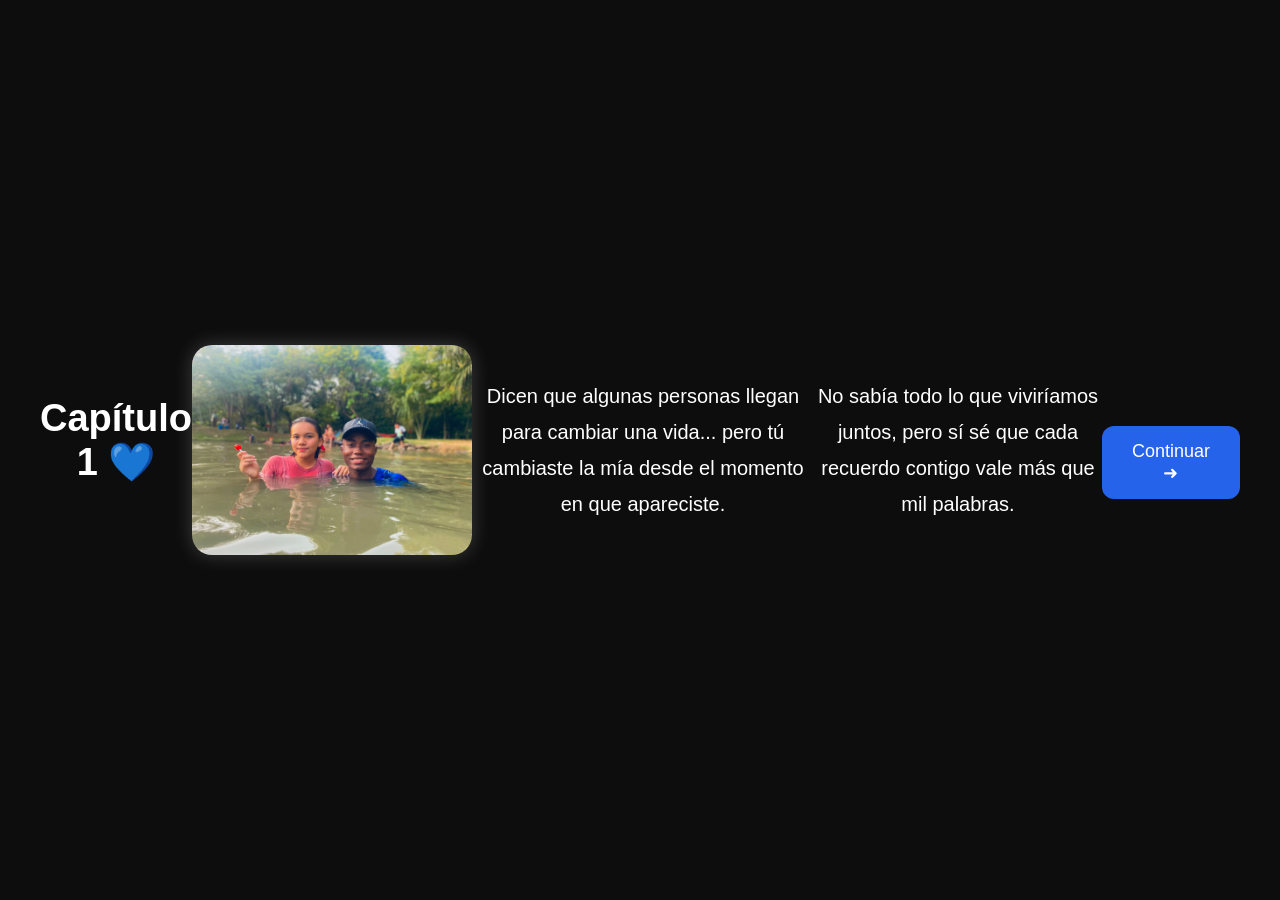
<file: capitulo1.html>
<!DOCTYPE html>
<html lang="es">
<head>
<meta charset="UTF-8">
<meta name="viewport" content="width=device-width, initial-scale=1.0">
<title>Capítulo 1</title>

<link rel="stylesheet" href="style.css">

<style>
body{
    background:#0d0d0d;
    color:white;
    font-family:Arial, sans-serif;
    text-align:center;
    padding:40px;
}

img{
    width:280px;
    border-radius:20px;
    margin:20px 0;
    box-shadow:0 0 20px rgba(255,255,255,.2);
}

button{
    padding:15px 30px;
    font-size:18px;
    border:none;
    border-radius:12px;
    cursor:pointer;
}
</style>

</head>
<body>

<h1>Capítulo 1 💙</h1>

<img src="imagenes/foto1.jpg" alt="Nosotros">

<p>
Dicen que algunas personas llegan para cambiar una vida...
pero tú cambiaste la mía desde el momento en que apareciste.
</p>

<p>
No sabía todo lo que viviríamos juntos,
pero sí sé que cada recuerdo contigo
vale más que mil palabras.
</p>

<button onclick="window.location.href='capitulo2.html'">
Continuar ➜
</button>

</body>
</html>
</file>
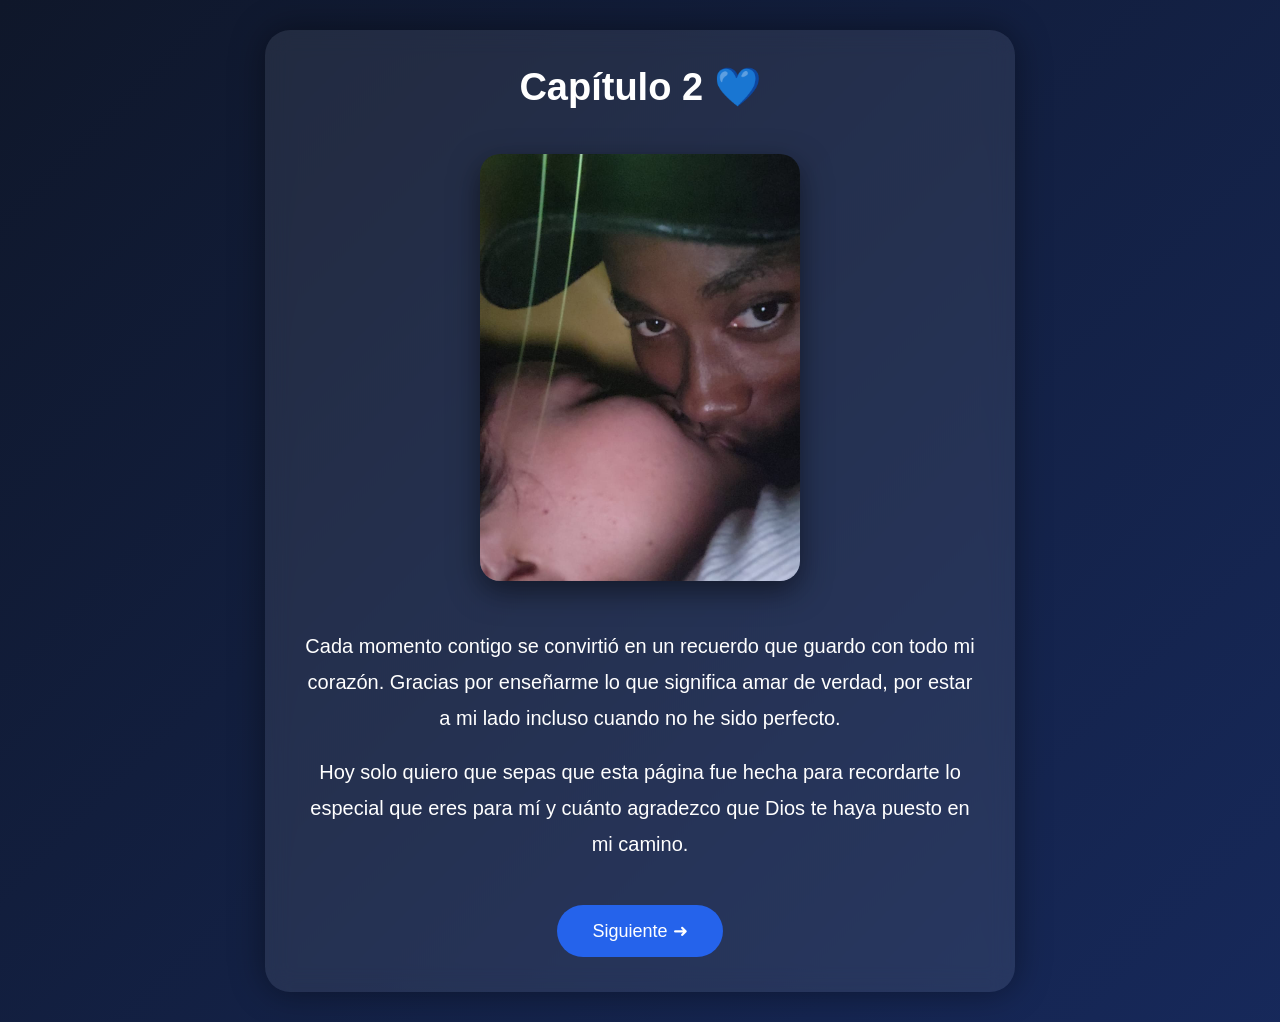
<file: capitulo2.html>
<!DOCTYPE html>
<html lang="es">
<head>
<meta charset="UTF-8">
<meta name="viewport" content="width=device-width, initial-scale=1.0">
<title>Capítulo 2</title>

<link rel="stylesheet" href="style.css">
</head>

<body>

<div class="carta">

<h1>Capítulo 2 💙</h1>

<img src="imagenes/foto2.jpg" width="300">

<p>
Cada momento contigo se convirtió en un recuerdo que guardo con todo mi corazón.
Gracias por enseñarme lo que significa amar de verdad, por estar a mi lado incluso cuando no he sido perfecto.
</p>

<p>
Hoy solo quiero que sepas que esta página fue hecha para recordarte lo especial que eres para mí y cuánto agradezco que Dios te haya puesto en mi camino.
</p>

<button onclick="window.location.href='capitulo3.html'">
Siguiente ➜
</button>

</div>

</body>
</html>
</file>
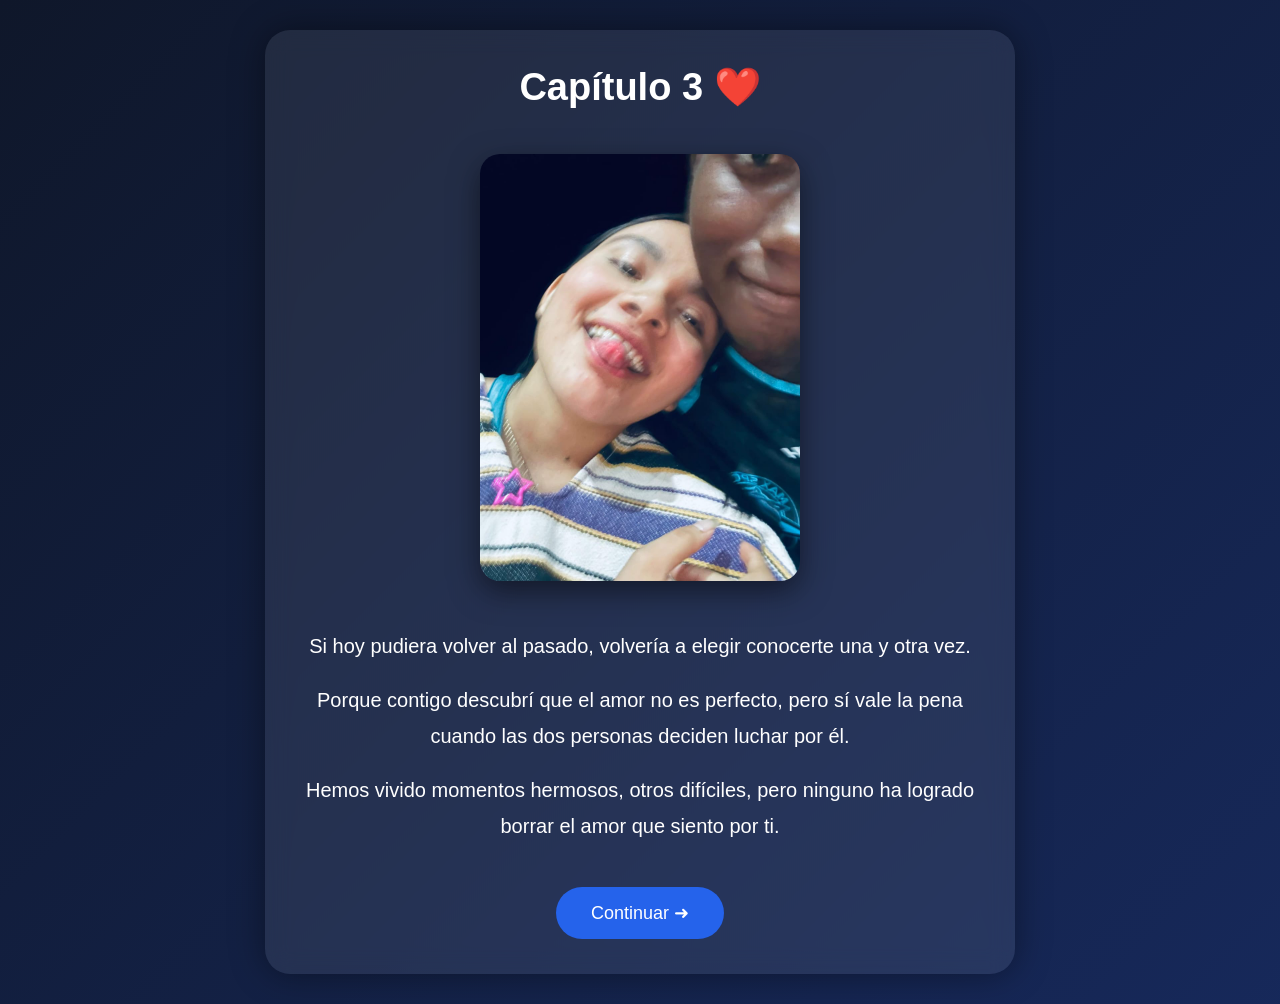
<file: capitulo3.html>
<!DOCTYPE html>
<html lang="es">
<head>
<meta charset="UTF-8">
<meta name="viewport" content="width=device-width, initial-scale=1.0">
<title>Capítulo 3</title>

<link rel="stylesheet" href="style.css">
</head>

<body>

<div class="carta">

<h1>Capítulo 3 ❤️</h1>

<img src="imagenes/foto3.jpg" width="300">

<p>
Si hoy pudiera volver al pasado, volvería a elegir conocerte una y otra vez.
</p>

<p>
Porque contigo descubrí que el amor no es perfecto, pero sí vale la pena cuando las dos personas deciden luchar por él.
</p>

<p>
Hemos vivido momentos hermosos, otros difíciles, pero ninguno ha logrado borrar el amor que siento por ti.
</p>

<button onclick="window.location.href='capitulo4.html'">
Continuar ➜
</button>

</div>

</body>
</html>
</file>
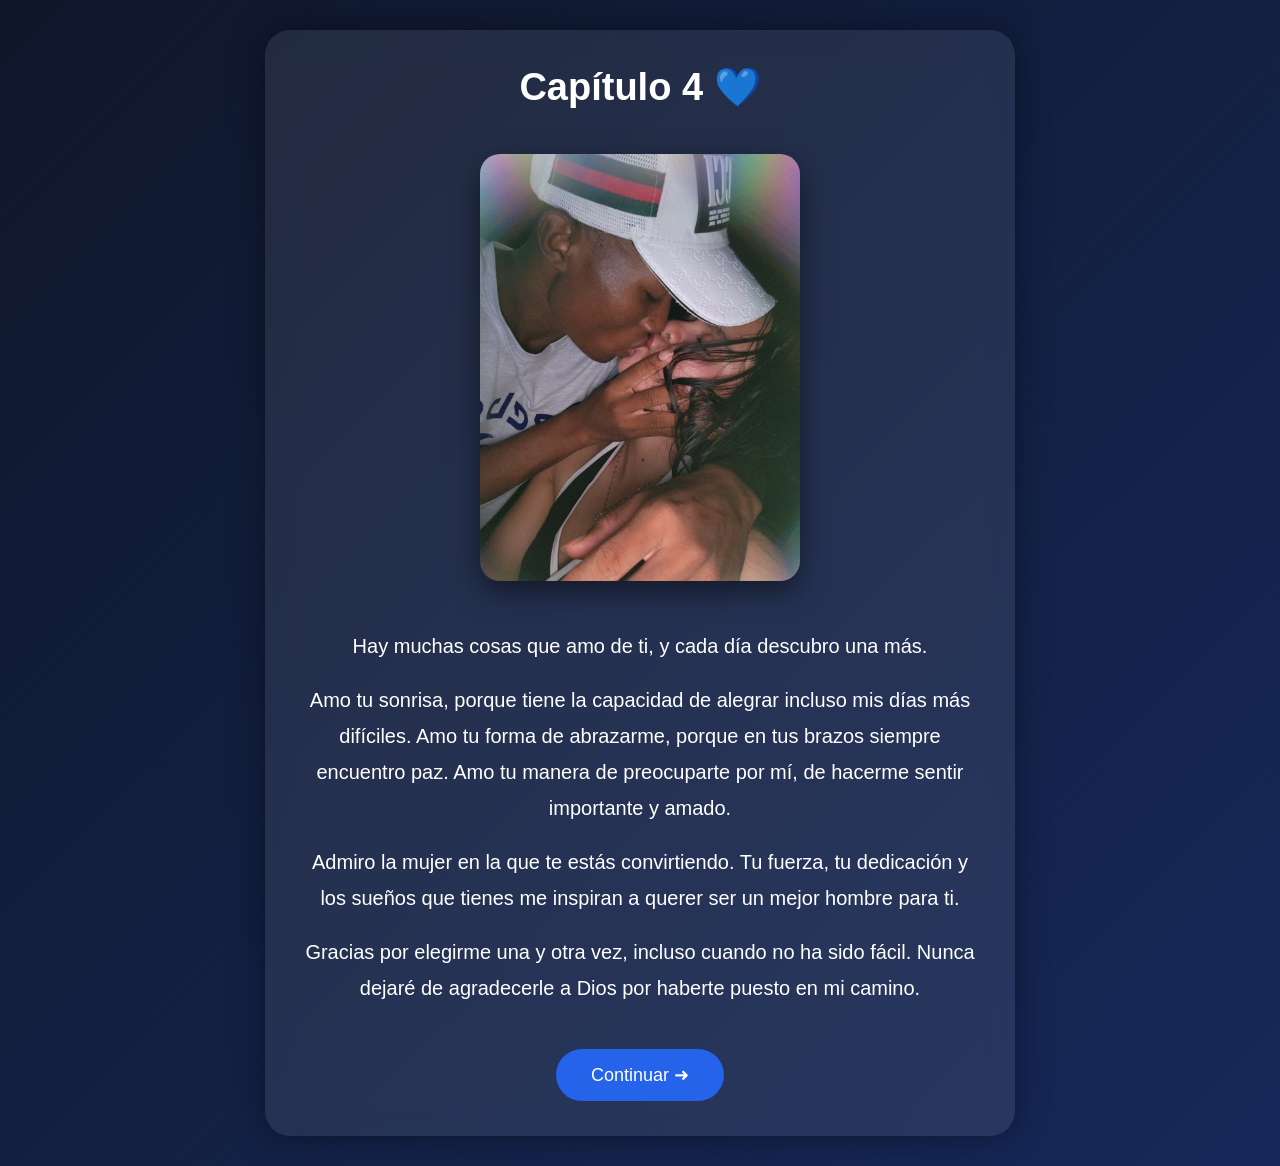
<file: capitulo4.html>
<!DOCTYPE html>
<html lang="es">
<head>
<meta charset="UTF-8">
<meta name="viewport" content="width=device-width, initial-scale=1.0">
<title>Capítulo 4</title>

<link rel="stylesheet" href="style.css">
</head>

<body>

<div class="carta">

<h1>Capítulo 4 💙</h1>

<img src="imagenes/foto4.jpg" width="300">

<p>
Hay muchas cosas que amo de ti, y cada día descubro una más.
</p>

<p>
Amo tu sonrisa, porque tiene la capacidad de alegrar incluso mis días más difíciles.
Amo tu forma de abrazarme, porque en tus brazos siempre encuentro paz.
Amo tu manera de preocuparte por mí, de hacerme sentir importante y amado.
</p>

<p>
Admiro la mujer en la que te estás convirtiendo. Tu fuerza, tu dedicación y los sueños que tienes me inspiran a querer ser un mejor hombre para ti.
</p>

<p>
Gracias por elegirme una y otra vez, incluso cuando no ha sido fácil. Nunca dejaré de agradecerle a Dios por haberte puesto en mi camino.
</p>

<button onclick="window.location.href='capitulo5.html'">
Continuar ➜
</button>

</div>

</body>
</html>
</file>
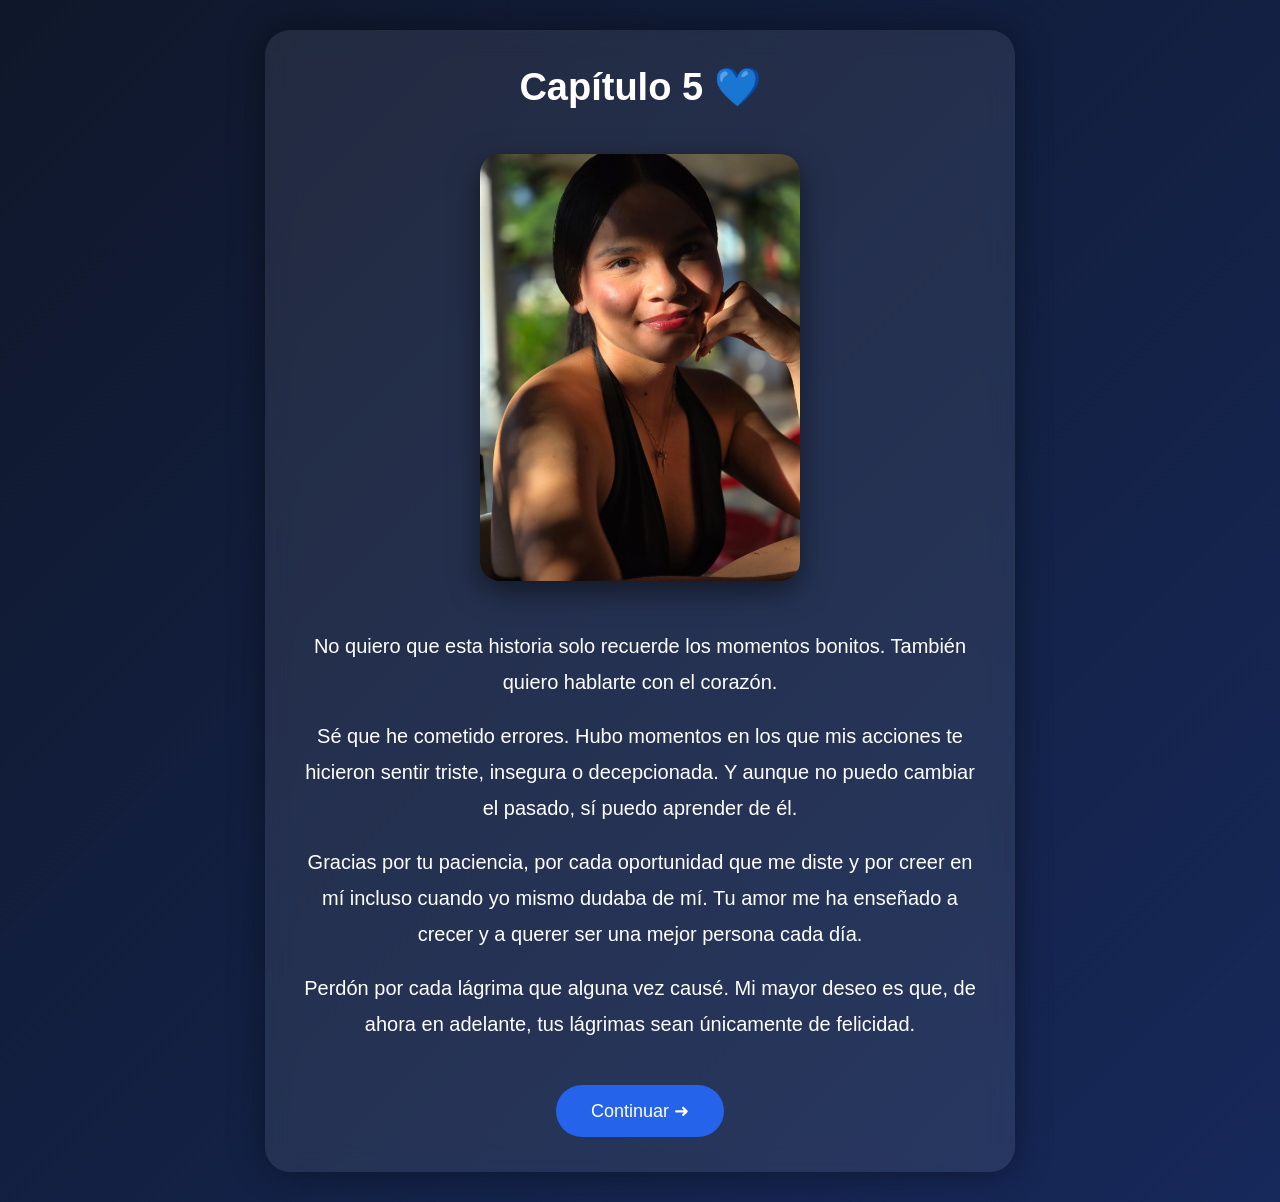
<file: capitulo5.html>
<!DOCTYPE html>
<html lang="es">
<head>
<meta charset="UTF-8">
<meta name="viewport" content="width=device-width, initial-scale=1.0">
<title>Capítulo 5</title>

<link rel="stylesheet" href="style.css">
</head>

<body>

<div class="carta">

<h1>Capítulo 5 💙</h1>

<img src="imagenes/foto5.jpg" width="300">

<p>
No quiero que esta historia solo recuerde los momentos bonitos. También quiero hablarte con el corazón.
</p>

<p>
Sé que he cometido errores. Hubo momentos en los que mis acciones te hicieron sentir triste, insegura o decepcionada. Y aunque no puedo cambiar el pasado, sí puedo aprender de él.
</p>

<p>
Gracias por tu paciencia, por cada oportunidad que me diste y por creer en mí incluso cuando yo mismo dudaba de mí. Tu amor me ha enseñado a crecer y a querer ser una mejor persona cada día.
</p>

<p>
Perdón por cada lágrima que alguna vez causé. Mi mayor deseo es que, de ahora en adelante, tus lágrimas sean únicamente de felicidad.
</p>

<button onclick="window.location.href='capitulo6.html'">
Continuar ➜
</button>

</div>

</body>
</html>
</file>
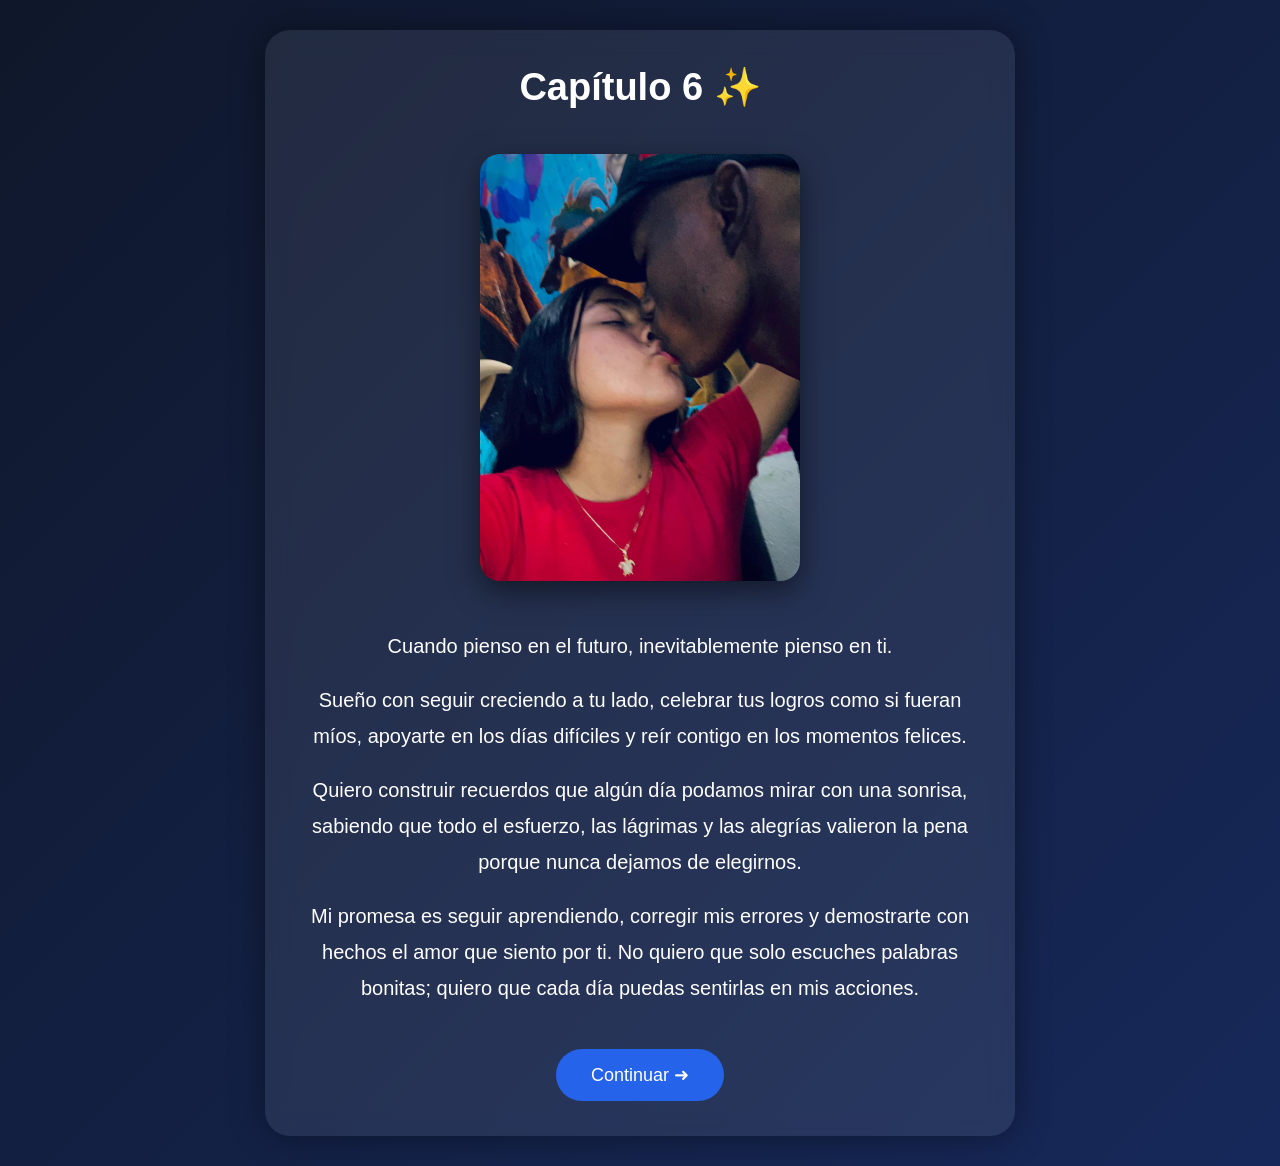
<file: capitulo6.html>
<!DOCTYPE html>
<html lang="es">
<head>
<meta charset="UTF-8">
<meta name="viewport" content="width=device-width, initial-scale=1.0">
<title>Capítulo 6</title>

<link rel="stylesheet" href="style.css">
</head>

<body>

<div class="carta">

<h1>Capítulo 6 ✨</h1>

<img src="imagenes/foto6.jpg" width="300">

<p>
Cuando pienso en el futuro, inevitablemente pienso en ti.
</p>

<p>
Sueño con seguir creciendo a tu lado, celebrar tus logros como si fueran míos, apoyarte en los días difíciles y reír contigo en los momentos felices.
</p>

<p>
Quiero construir recuerdos que algún día podamos mirar con una sonrisa, sabiendo que todo el esfuerzo, las lágrimas y las alegrías valieron la pena porque nunca dejamos de elegirnos.
</p>

<p>
Mi promesa es seguir aprendiendo, corregir mis errores y demostrarte con hechos el amor que siento por ti. No quiero que solo escuches palabras bonitas; quiero que cada día puedas sentirlas en mis acciones.
</p>

<button onclick="window.location.href='capitulo7.html'">
Continuar ➜
</button>

</div>

</body>
</html>
</file>
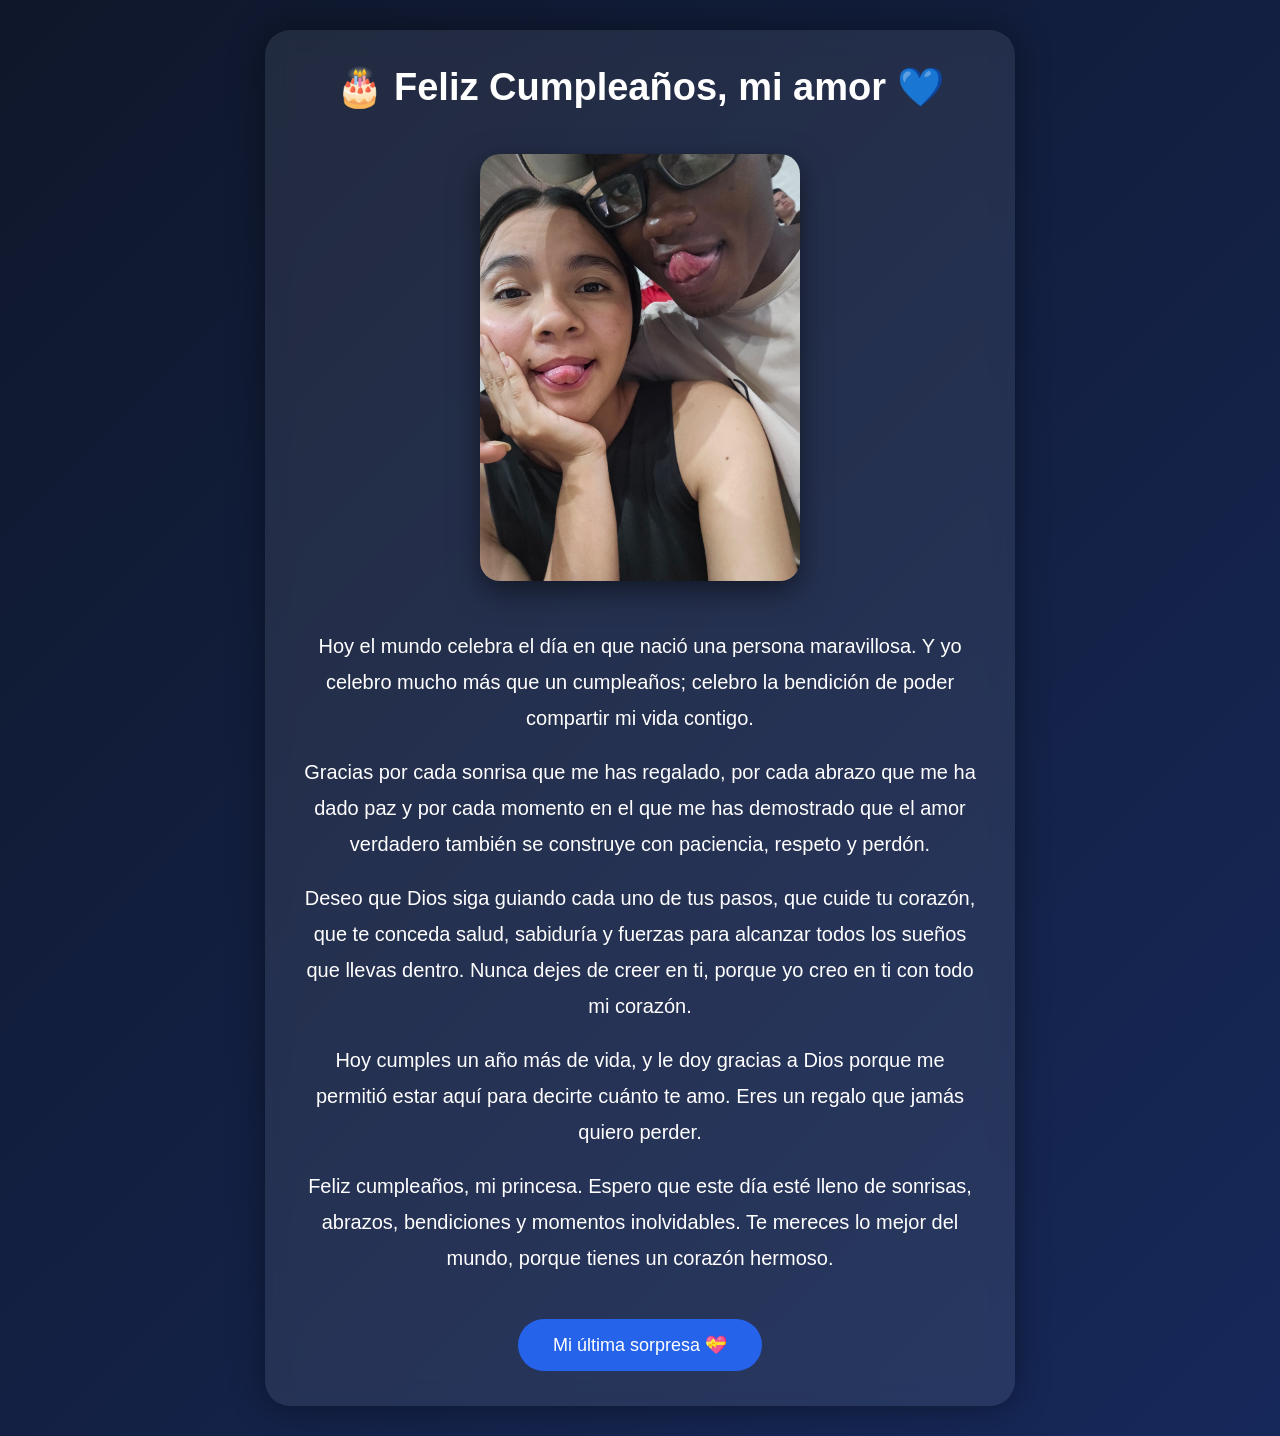
<file: capitulo7.html>
<!DOCTYPE html>
<html lang="es">
<head>
<meta charset="UTF-8">
<meta name="viewport" content="width=device-width, initial-scale=1.0">
<title>Capítulo 7 - Feliz Cumpleaños</title>

<link rel="stylesheet" href="style.css">
</head>

<body>

<div class="carta">

<h1>🎂 Feliz Cumpleaños, mi amor 💙</h1>

<img src="imagenes/foto7.jpg" width="300">

<p>
Hoy el mundo celebra el día en que nació una persona maravillosa. Y yo celebro mucho más que un cumpleaños; celebro la bendición de poder compartir mi vida contigo.
</p>

<p>
Gracias por cada sonrisa que me has regalado, por cada abrazo que me ha dado paz y por cada momento en el que me has demostrado que el amor verdadero también se construye con paciencia, respeto y perdón.
</p>

<p>
Deseo que Dios siga guiando cada uno de tus pasos, que cuide tu corazón, que te conceda salud, sabiduría y fuerzas para alcanzar todos los sueños que llevas dentro. Nunca dejes de creer en ti, porque yo creo en ti con todo mi corazón.
</p>

<p>
Hoy cumples un año más de vida, y le doy gracias a Dios porque me permitió estar aquí para decirte cuánto te amo. Eres un regalo que jamás quiero perder.
</p>

<p>
Feliz cumpleaños, mi princesa. Espero que este día esté lleno de sonrisas, abrazos, bendiciones y momentos inolvidables. Te mereces lo mejor del mundo, porque tienes un corazón hermoso.
</p>

<button onclick="window.location.href='capitulo8.html'">
Mi última sorpresa 💝
</button>

</div>

</body>
</html>
</file>
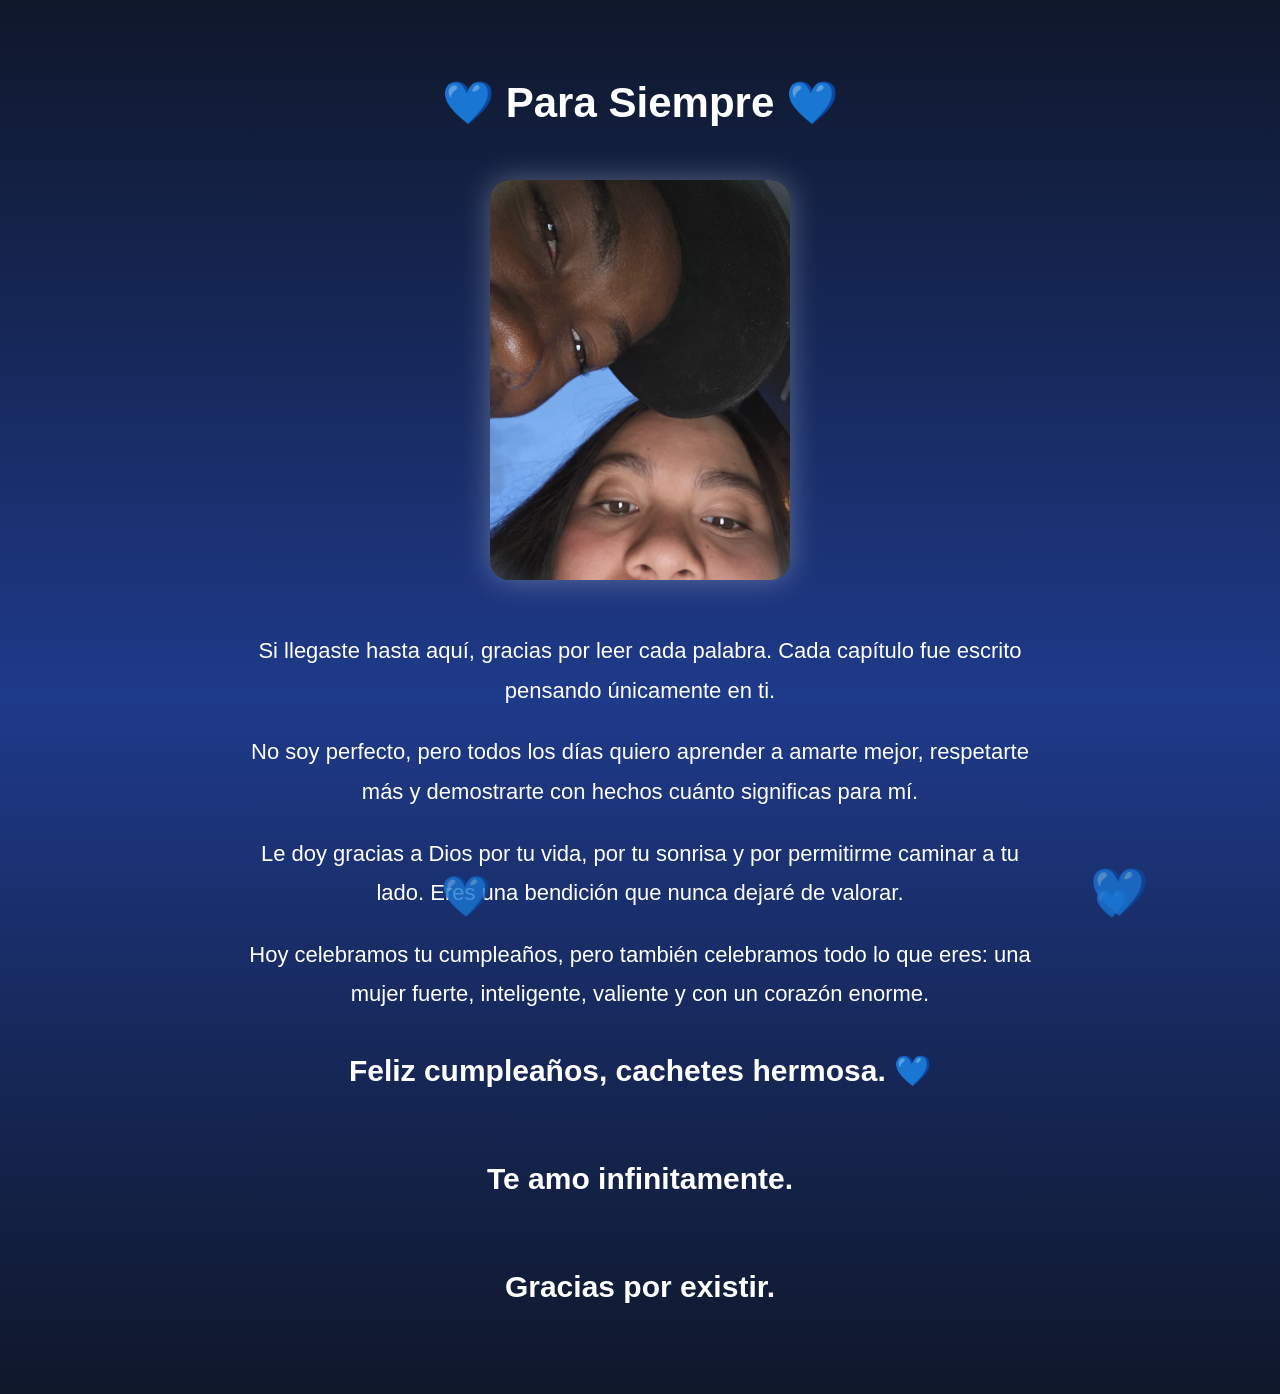
<file: capitulo8.html>
<!DOCTYPE html>
<html lang="es">
<head>
<meta charset="UTF-8">
<meta name="viewport" content="width=device-width, initial-scale=1.0">

<title>Para Siempre 💙</title>

<style>

body{
margin:0;
padding:0;
background:linear-gradient(180deg,#0f172a,#1e3a8a,#0f172a);
font-family:Arial,sans-serif;
color:white;
overflow-x:hidden;
text-align:center;
}

.contenedor{
max-width:800px;
margin:auto;
padding:50px 25px;
}

img{
width:300px;
max-width:90%;
border-radius:20px;
box-shadow:0 0 30px rgba(255,255,255,.3);
margin:25px 0;
}

h1{
font-size:42px;
}

p{
font-size:22px;
line-height:1.8;
opacity:0;
animation:aparecer 2s forwards;
}

p:nth-child(3){animation-delay:1s;}
p:nth-child(4){animation-delay:4s;}
p:nth-child(5){animation-delay:7s;}
p:nth-child(6){animation-delay:10s;}
p:nth-child(7){animation-delay:13s;}

@keyframes aparecer{
from{
opacity:0;
transform:translateY(30px);
}
to{
opacity:1;
transform:translateY(0);
}
}

.corazon{
position:fixed;
bottom:-20px;
font-size:25px;
animation:subir 8s linear infinite;
opacity:.8;
}

@keyframes subir{
0%{
transform:translateY(0);
opacity:0;
}
20%{
opacity:1;
}
100%{
transform:translateY(-110vh);
opacity:0;
}
}

</style>
</head>

<body>

<div class="contenedor">

<h1>💙 Para Siempre 💙</h1>

<img src="imagenes/foto8.jpg">

<p>
Si llegaste hasta aquí, gracias por leer cada palabra. Cada capítulo fue escrito pensando únicamente en ti.
</p>

<p>
No soy perfecto, pero todos los días quiero aprender a amarte mejor, respetarte más y demostrarte con hechos cuánto significas para mí.
</p>

<p>
Le doy gracias a Dios por tu vida, por tu sonrisa y por permitirme caminar a tu lado. Eres una bendición que nunca dejaré de valorar.
</p>

<p>
Hoy celebramos tu cumpleaños, pero también celebramos todo lo que eres: una mujer fuerte, inteligente, valiente y con un corazón enorme.
</p>

<p style="font-size:30px;font-weight:bold;">
Feliz cumpleaños, cachetes hermosa. 💙
<br><br>
Te amo infinitamente.
<br><br>
Gracias por existir.
</p>

</div>

<script>

function crearCorazon(){

const corazon=document.createElement("div");

corazon.className="corazon";

corazon.innerHTML="💙";

corazon.style.left=Math.random()*100+"vw";

corazon.style.fontSize=(20+Math.random()*30)+"px";

corazon.style.animationDuration=(5+Math.random()*5)+"s";

document.body.appendChild(corazon);

setTimeout(()=>{
corazon.remove();
},9000);

}

setInterval(crearCorazon,300);

</script>

</body>
</html>
</file>
<file: style.css>
*{
    margin:0;
    padding:0;
    box-sizing:border-box;
}

body{
    font-family: 'Segoe UI', Tahoma, Geneva, Verdana, sans-serif;
    background: linear-gradient(135deg,#0f172a,#1e3a8a,#312e81);
    background-size: 400% 400%;
    animation:fondo 12s ease infinite;
    color:white;
    text-align:center;
    min-height:100vh;
    display:flex;
    justify-content:center;
    align-items:center;
    padding:30px;
}

@keyframes fondo{
    0%{background-position:0% 50%;}
    50%{background-position:100% 50%;}
    100%{background-position:0% 50%;}
}

.carta{
    background:rgba(255,255,255,.08);
    backdrop-filter:blur(12px);
    border-radius:25px;
    padding:35px;
    max-width:750px;
    width:100%;
    box-shadow:0 0 35px rgba(0,0,0,.4);
    animation:aparecer 1.2s ease;
}

@keyframes aparecer{
    from{
        opacity:0;
        transform:translateY(30px);
    }
    to{
        opacity:1;
        transform:translateY(0);
    }
}

h1{
    font-size:38px;
    margin-bottom:20px;
}

p{
    font-size:20px;
    line-height:1.8;
    margin:18px 0;
}

img{
    width:320px;
    max-width:95%;
    border-radius:20px;
    margin:25px 0;
    box-shadow:0 10px 30px rgba(0,0,0,.5);
    transition:.4s;
}

img:hover{
    transform:scale(1.04);
}

button{
    margin-top:25px;
    background:#2563eb;
    color:white;
    border:none;
    padding:15px 35px;
    font-size:18px;
    border-radius:50px;
    cursor:pointer;
    transition:.3s;
}

button:hover{
    background:#1d4ed8;
    transform:scale(1.05);
}
</file>
